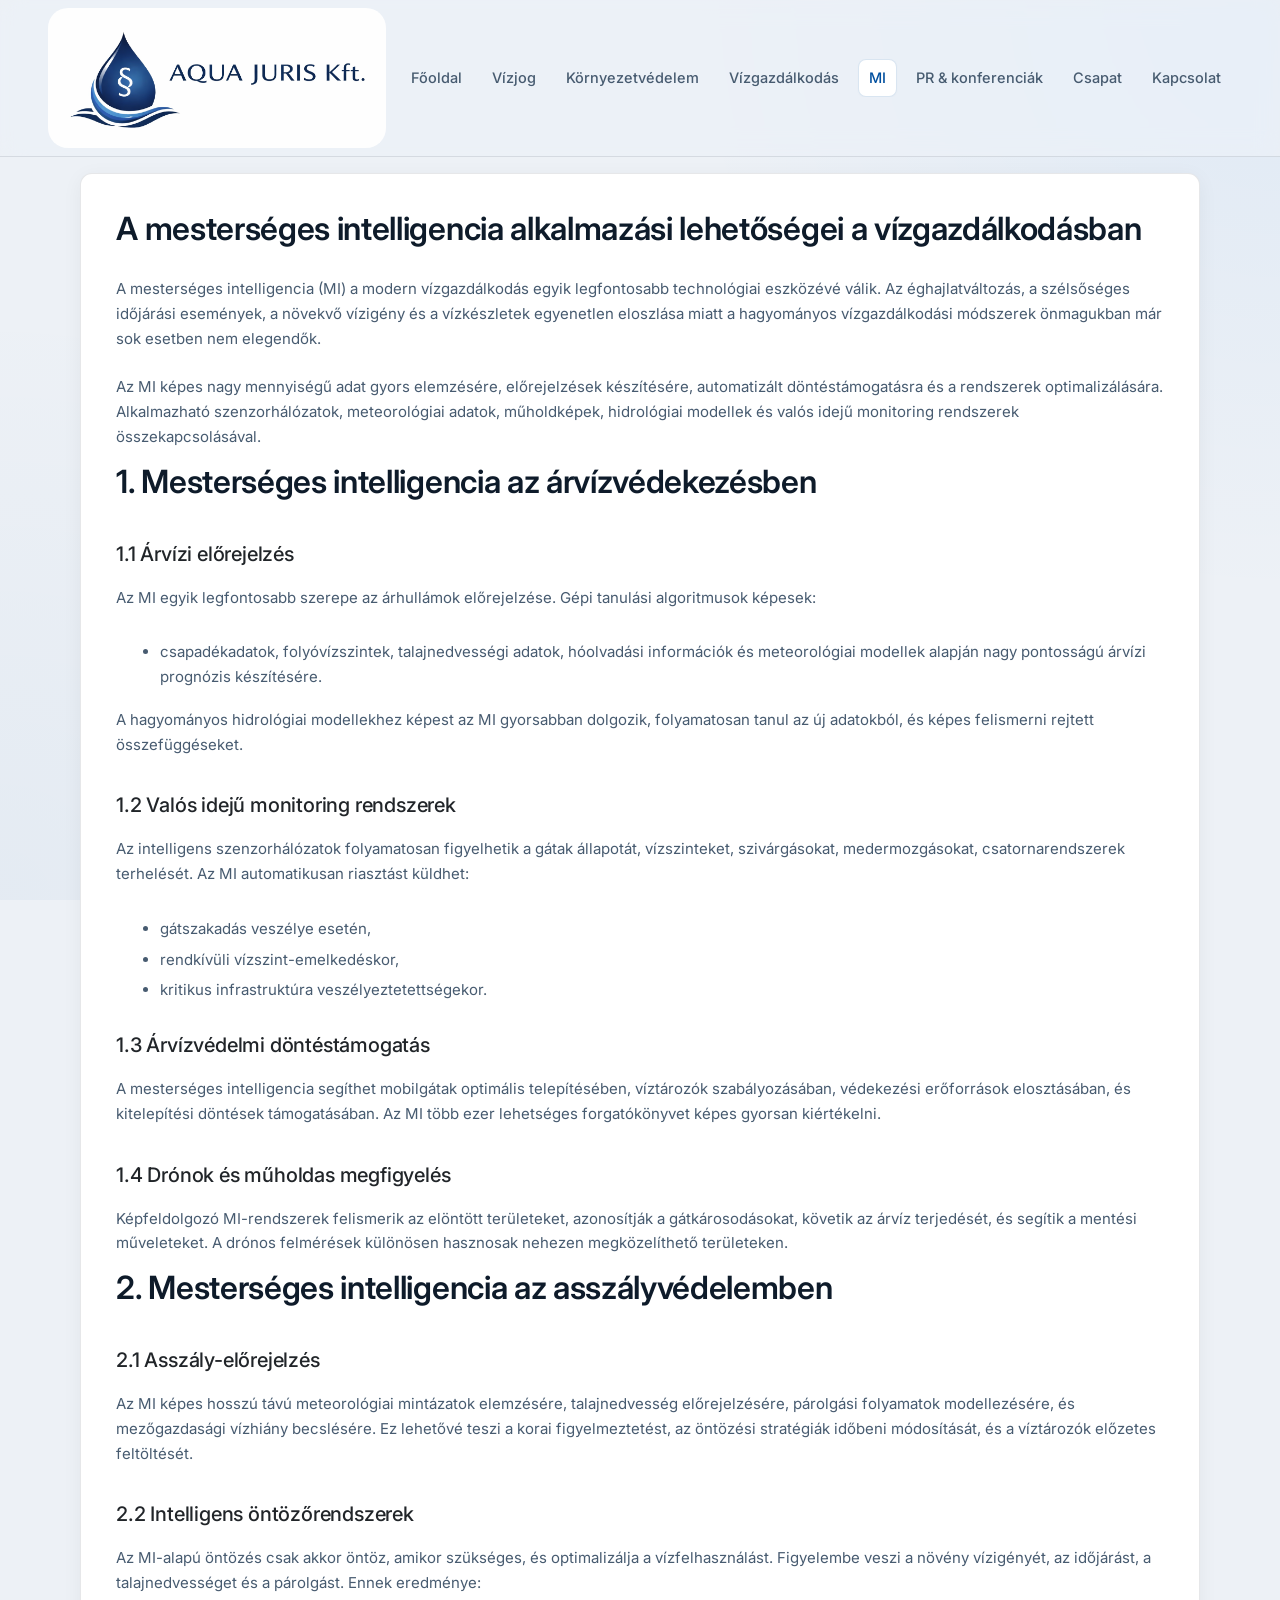
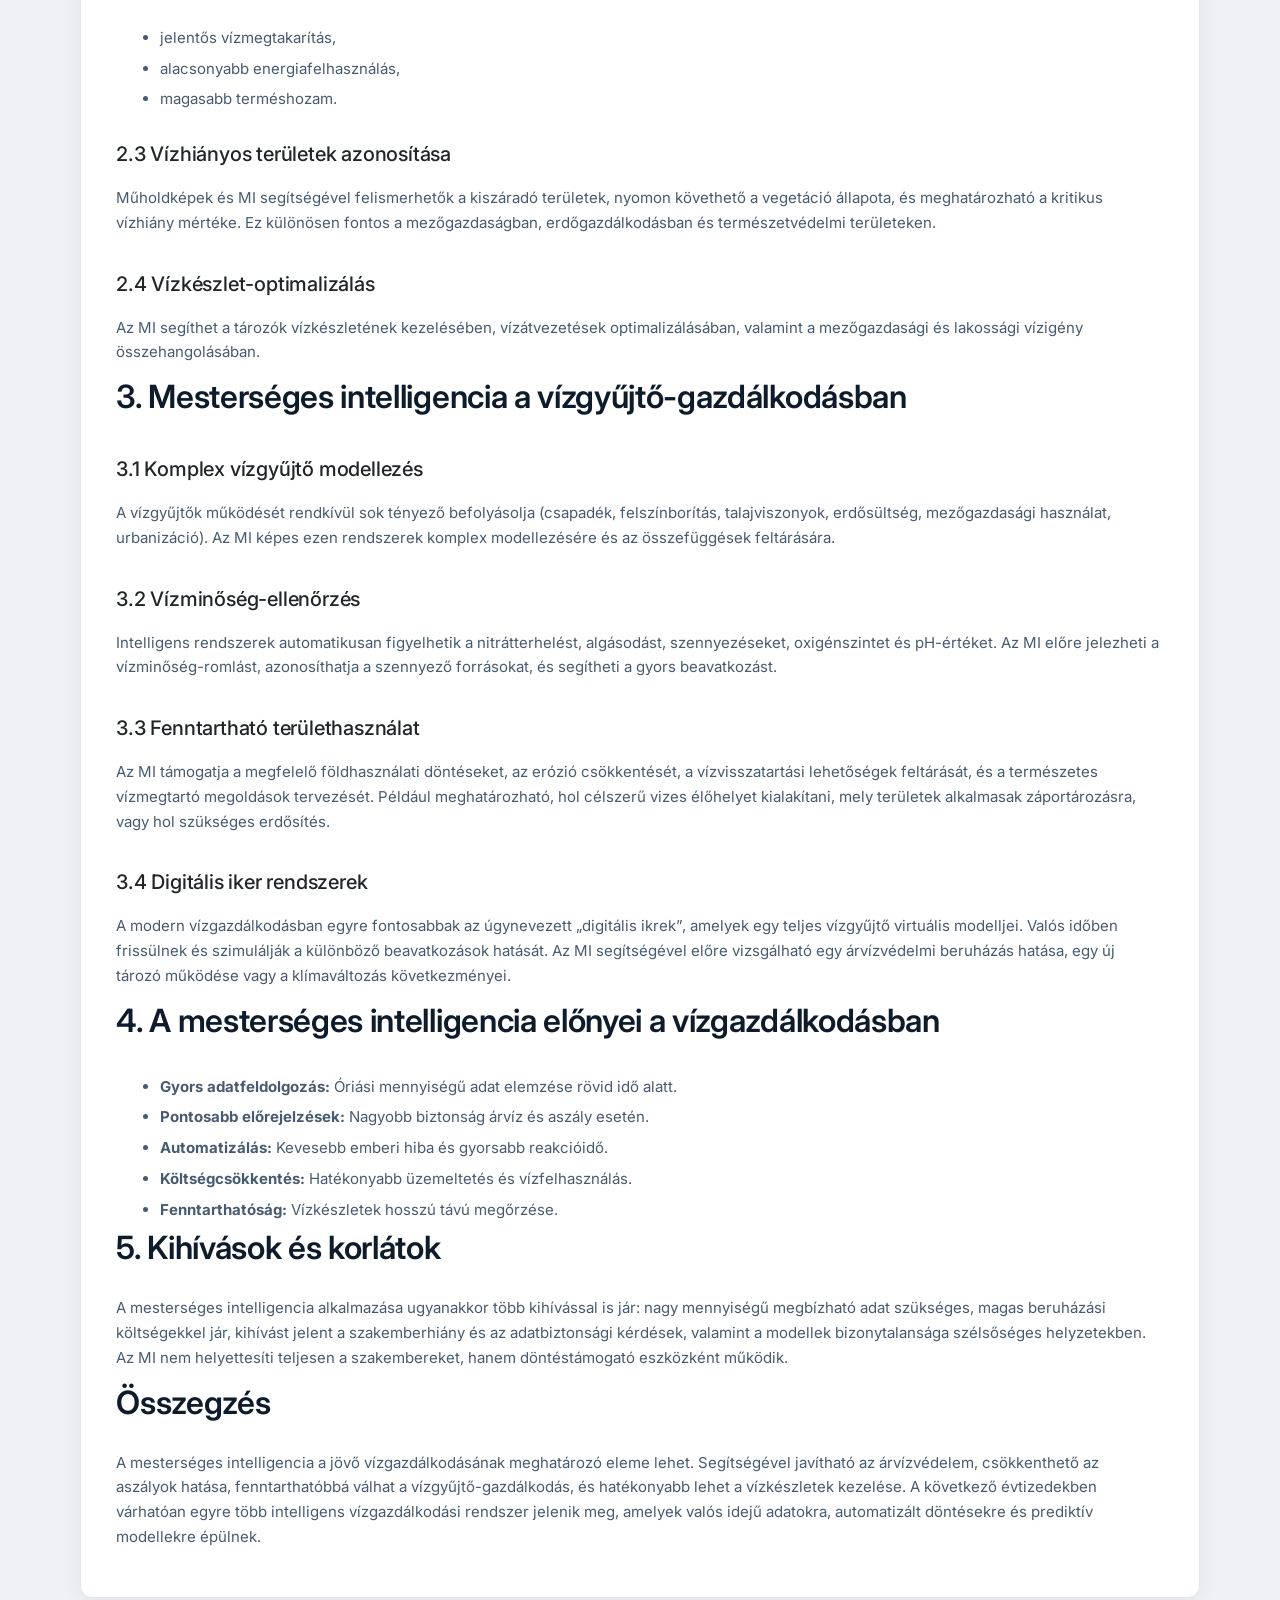
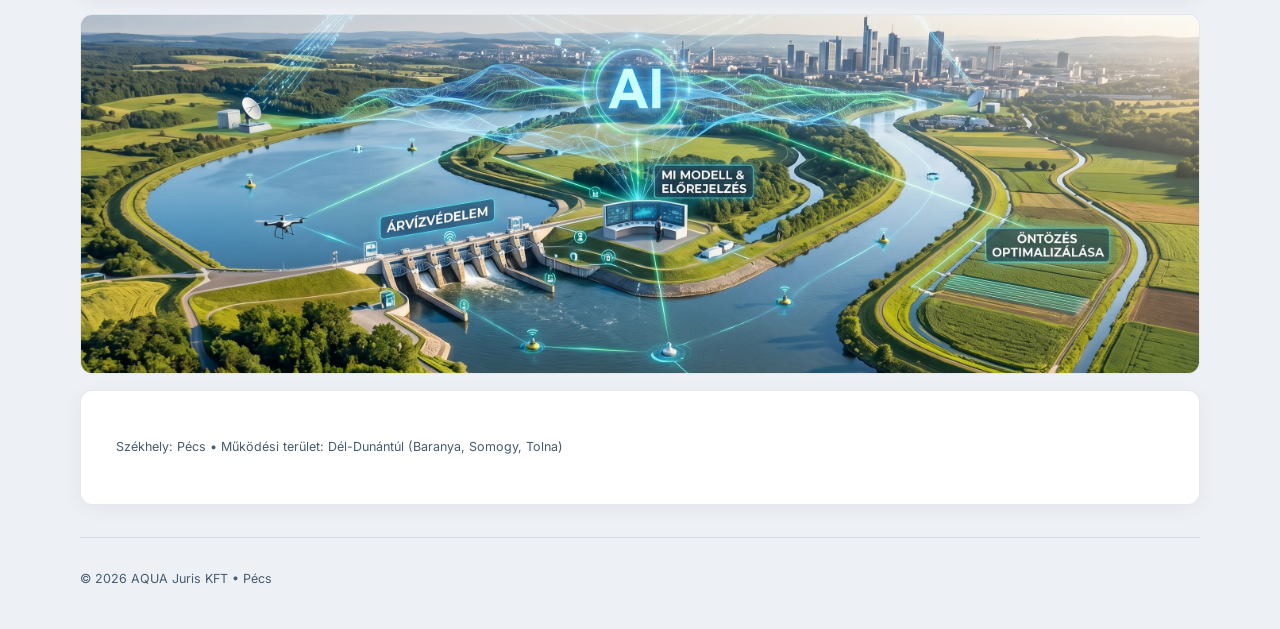
<file: ai.html>
<!doctype html>
<html lang="hu">
  <head>
    <meta charset="utf-8" />
    <meta name="viewport" content="width=device-width, initial-scale=1" />
    <title>
      Jogszerűsítés és belsőellenőrzés – AQUA Juris KFT | Pécs • Dél-Dunántúl
    </title>
    <meta
      name="description"
      content="Jogszerűsítés és belsőellenőrzés – belső kontrollok, megfelelés és nyomonkövethetőség támogatása. AQUA Juris KFT, Pécs, Dél-Dunántúl."
    />
    <meta name="theme-color" content="#EAF4FF" />

    <link
      href="https://cdn.jsdelivr.net/npm/bootstrap@5.3.3/dist/css/bootstrap.min.css"
      rel="stylesheet"
    />
    <link rel="stylesheet" href="style.css" />
  </head>

  <body>
    <header class="sticky-top">
      <nav class="navbar navbar-expand-lg" aria-label="Fő navigáció">
        <div class="container-fluid px-4 px-lg-5">
          <a
            class="navbar-brand brand d-flex align-items-center gap-3 m-0 p-0"
            href="index.html"
          >
            <img alt="AQUA Juris KFT logó" src="img/logo.png" />
          </a>
          <button
            class="navbar-toggler border-0"
            type="button"
            data-bs-toggle="collapse"
            data-bs-target="#mainNav"
            aria-controls="mainNav"
            aria-expanded="false"
            aria-label="Toggle navigation"
          >
            <span class="navbar-toggler-icon"></span>
          </button>
          <div
            class="collapse navbar-collapse justify-content-end mt-3 mt-lg-0"
            id="mainNav"
          >
            <div class="navbar-nav gap-2 flex-wrap justify-content-end">
              <a class="nav-link custom-pill" href="index.html">Főoldal</a>
              <a class="nav-link custom-pill" href="vizjog.html">Vízjog</a>
              <a class="nav-link custom-pill" href="kornyezetvedelem.html"
                >Környezetvédelem</a
              >
              <a class="nav-link custom-pill" href="vizgazdalkodas.html"
                >Vízgazdálkodás</a
              >
              <a class="nav-link custom-pill active" href="ai.html">MI</a>
              <a class="nav-link custom-pill" href="pr-konferenciak.html"
                >PR &amp; konferenciák</a
              >
              <a class="nav-link custom-pill" href="index.html#csapat"
                >Csapat</a
              >
              <a class="nav-link custom-pill" href="index.html#kapcsolat"
                >Kapcsolat</a
              >
            </div>
          </div>
        </div>
      </nav>
    </header>

    <main class="wrap" aria-label="Fő tartalom">
      <div class="card">
        <h2>
          A mesterséges intelligencia alkalmazási lehetőségei a
          vízgazdálkodásban
        </h2>
        <p>
          A mesterséges intelligencia (MI) a modern vízgazdálkodás egyik
          legfontosabb technológiai eszközévé válik. Az éghajlatváltozás, a
          szélsőséges időjárási események, a növekvő vízigény és a vízkészletek
          egyenetlen eloszlása miatt a hagyományos vízgazdálkodási módszerek
          önmagukban már sok esetben nem elegendők.
        </p>
        <p>
          Az MI képes nagy mennyiségű adat gyors elemzésére, előrejelzések
          készítésére, automatizált döntéstámogatásra és a rendszerek
          optimalizálására. Alkalmazható szenzorhálózatok, meteorológiai adatok,
          műholdképek, hidrológiai modellek és valós idejű monitoring rendszerek
          összekapcsolásával.
        </p>

        <h2>1. Mesterséges intelligencia az árvízvédekezésben</h2>

        <h3 class="h5 mt-4">1.1 Árvízi előrejelzés</h3>
        <p>
          Az MI egyik legfontosabb szerepe az árhullámok előrejelzése. Gépi
          tanulási algoritmusok képesek:
        </p>
        <ul class="ms-4">
          <li>
            csapadékadatok, folyóvízszintek, talajnedvességi adatok, hóolvadási
            információk és meteorológiai modellek alapján nagy pontosságú árvízi
            prognózis készítésére.
          </li>
        </ul>
        <p>
          A hagyományos hidrológiai modellekhez képest az MI gyorsabban
          dolgozik, folyamatosan tanul az új adatokból, és képes felismerni
          rejtett összefüggéseket.
        </p>

        <h3 class="h5 mt-4">1.2 Valós idejű monitoring rendszerek</h3>
        <p>
          Az intelligens szenzorhálózatok folyamatosan figyelhetik a gátak
          állapotát, vízszinteket, szivárgásokat, medermozgásokat,
          csatornarendszerek terhelését. Az MI automatikusan riasztást küldhet:
        </p>
        <ul class="ms-4">
          <li>gátszakadás veszélye esetén,</li>
          <li>rendkívüli vízszint-emelkedéskor,</li>
          <li>kritikus infrastruktúra veszélyeztetettségekor.</li>
        </ul>

        <h3 class="h5 mt-4">1.3 Árvízvédelmi döntéstámogatás</h3>
        <p>
          A mesterséges intelligencia segíthet mobilgátak optimális
          telepítésében, víztározók szabályozásában, védekezési erőforrások
          elosztásában, és kitelepítési döntések támogatásában. Az MI több ezer
          lehetséges forgatókönyvet képes gyorsan kiértékelni.
        </p>

        <h3 class="h5 mt-4">1.4 Drónok és műholdas megfigyelés</h3>
        <p>
          Képfeldolgozó MI-rendszerek felismerik az elöntött területeket,
          azonosítják a gátkárosodásokat, követik az árvíz terjedését, és
          segítik a mentési műveleteket. A drónos felmérések különösen hasznosak
          nehezen megközelíthető területeken.
        </p>

        <h2>2. Mesterséges intelligencia az asszályvédelemben</h2>

        <h3 class="h5 mt-4">2.1 Asszály-előrejelzés</h3>
        <p>
          Az MI képes hosszú távú meteorológiai mintázatok elemzésére,
          talajnedvesség előrejelzésére, párolgási folyamatok modellezésére, és
          mezőgazdasági vízhiány becslésére. Ez lehetővé teszi a korai
          figyelmeztetést, az öntözési stratégiák időbeni módosítását, és a
          víztározók előzetes feltöltését.
        </p>

        <h3 class="h5 mt-4">2.2 Intelligens öntözőrendszerek</h3>
        <p>
          Az MI-alapú öntözés csak akkor öntöz, amikor szükséges, és
          optimalizálja a vízfelhasználást. Figyelembe veszi a növény
          vízigényét, az időjárást, a talajnedvességet és a párolgást. Ennek
          eredménye:
        </p>
        <ul class="ms-4">
          <li>jelentős vízmegtakarítás,</li>
          <li>alacsonyabb energiafelhasználás,</li>
          <li>magasabb terméshozam.</li>
        </ul>

        <h3 class="h5 mt-4">2.3 Vízhiányos területek azonosítása</h3>
        <p>
          Műholdképek és MI segítségével felismerhetők a kiszáradó területek,
          nyomon követhető a vegetáció állapota, és meghatározható a kritikus
          vízhiány mértéke. Ez különösen fontos a mezőgazdaságban,
          erdőgazdálkodásban és természetvédelmi területeken.
        </p>

        <h3 class="h5 mt-4">2.4 Vízkészlet-optimalizálás</h3>
        <p>
          Az MI segíthet a tározók vízkészletének kezelésében, vízátvezetések
          optimalizálásában, valamint a mezőgazdasági és lakossági vízigény
          összehangolásában.
        </p>

        <h2>3. Mesterséges intelligencia a vízgyűjtő-gazdálkodásban</h2>

        <h3 class="h5 mt-4">3.1 Komplex vízgyűjtő modellezés</h3>
        <p>
          A vízgyűjtők működését rendkívül sok tényező befolyásolja (csapadék,
          felszínborítás, talajviszonyok, erdősültség, mezőgazdasági használat,
          urbanizáció). Az MI képes ezen rendszerek komplex modellezésére és az
          összefüggések feltárására.
        </p>

        <h3 class="h5 mt-4">3.2 Vízminőség-ellenőrzés</h3>
        <p>
          Intelligens rendszerek automatikusan figyelhetik a nitrátterhelést,
          algásodást, szennyezéseket, oxigénszintet és pH-értéket. Az MI előre
          jelezheti a vízminőség-romlást, azonosíthatja a szennyező forrásokat,
          és segítheti a gyors beavatkozást.
        </p>

        <h3 class="h5 mt-4">3.3 Fenntartható területhasználat</h3>
        <p>
          Az MI támogatja a megfelelő földhasználati döntéseket, az erózió
          csökkentését, a vízvisszatartási lehetőségek feltárását, és a
          természetes vízmegtartó megoldások tervezését. Például meghatározható,
          hol célszerű vizes élőhelyet kialakítani, mely területek alkalmasak
          záportározásra, vagy hol szükséges erdősítés.
        </p>

        <h3 class="h5 mt-4">3.4 Digitális iker rendszerek</h3>
        <p>
          A modern vízgazdálkodásban egyre fontosabbak az úgynevezett „digitális
          ikrek”, amelyek egy teljes vízgyűjtő virtuális modelljei. Valós időben
          frissülnek és szimulálják a különböző beavatkozások hatását. Az MI
          segítségével előre vizsgálható egy árvízvédelmi beruházás hatása, egy
          új tározó működése vagy a klímaváltozás következményei.
        </p>

        <h2>4. A mesterséges intelligencia előnyei a vízgazdálkodásban</h2>
        <ul class="ms-4">
          <li>
            <strong>Gyors adatfeldolgozás:</strong> Óriási mennyiségű adat
            elemzése rövid idő alatt.
          </li>
          <li>
            <strong>Pontosabb előrejelzések:</strong> Nagyobb biztonság árvíz és
            aszály esetén.
          </li>
          <li>
            <strong>Automatizálás:</strong> Kevesebb emberi hiba és gyorsabb
            reakcióidő.
          </li>
          <li>
            <strong>Költségcsökkentés:</strong> Hatékonyabb üzemeltetés és
            vízfelhasználás.
          </li>
          <li>
            <strong>Fenntarthatóság:</strong> Vízkészletek hosszú távú
            megőrzése.
          </li>
        </ul>

        <h2>5. Kihívások és korlátok</h2>
        <p>
          A mesterséges intelligencia alkalmazása ugyanakkor több kihívással is
          jár: nagy mennyiségű megbízható adat szükséges, magas beruházási
          költségekkel jár, kihívást jelent a szakemberhiány és az
          adatbiztonsági kérdések, valamint a modellek bizonytalansága
          szélsőséges helyzetekben. Az MI nem helyettesíti teljesen a
          szakembereket, hanem döntéstámogató eszközként működik.
        </p>

        <h2>Összegzés</h2>
        <p>
          A mesterséges intelligencia a jövő vízgazdálkodásának meghatározó
          eleme lehet. Segítségével javítható az árvízvédelem, csökkenthető az
          aszályok hatása, fenntarthatóbbá válhat a vízgyűjtő-gazdálkodás, és
          hatékonyabb lehet a vízkészletek kezelése. A következő évtizedekben
          várhatóan egyre több intelligens vízgazdálkodási rendszer jelenik meg,
          amelyek valós idejű adatokra, automatizált döntésekre és prediktív
          modellekre épülnek.
        </p>
      </div>

      <div class="photo">
        <img src="img/mi.png" alt="MI a vízgazdálkodásban" />
      </div>

      <div class="card">
        <p class="small">
          Székhely: Pécs • Működési terület: Dél-Dunántúl (Baranya, Somogy,
          Tolna)
        </p>
      </div>

      <footer>
        <div class="small">© <span id="y"></span> AQUA Juris KFT • Pécs</div>
      </footer>
    </main>

    <script src="https://cdn.jsdelivr.net/npm/bootstrap@5.3.3/dist/js/bootstrap.bundle.min.js"></script>
    <script src="script.js"></script>
  </body>
</html>
</file>
<file: style.css>
@import url('https://fonts.googleapis.com/css2?family=Inter:wght@400;500;600;700&display=swap');

:root {
  --bg: #EDF1F6;
  --text: #0E1B2A;
  --muted: #475B70;
  --line: rgba(14, 27, 42, 0.1);
  --accent: #004F9F;
  --accentSoft: rgba(0, 79, 159, 0.06);
  --card: #FFFFFF;
  --shadow: 0 4px 20px rgba(14, 27, 42, 0.05);
  --shadow-hover: 0 10px 30px rgba(14, 27, 42, 0.08);
  --radius: 12px;
  --radius-sm: 8px;
  --max: 1160px;
  --font-heading: 'Inter', system-ui, -apple-system, sans-serif;
  --font-body: 'Inter', system-ui, -apple-system, sans-serif;
}

* {
  box-sizing: border-box;
}

html {
  scroll-behavior: smooth;
}

body {
  margin: 0;
  font-family: var(--font-body);
  color: var(--text);
  line-height: 1.65;
  background: var(--bg);
  background-image:
    radial-gradient(circle at 100% 0%, rgba(0, 108, 224, 0.06) 0%, transparent 600px),
    radial-gradient(circle at 0% 100%, rgba(0, 79, 159, 0.04) 0%, transparent 600px);
  background-attachment: fixed;
  overflow-x: hidden;
}

/* Accessibility */
:focus-visible {
  outline: 2px solid var(--accent) !important;
  outline-offset: 2px !important;
  border-radius: 4px;
}

a {
  color: inherit;
  text-decoration: none;
  transition: color 0.15s ease;
}

.wrap {
  max-width: var(--max);
  margin: 0 auto;
  padding: 0 20px;
}

header {
  position: sticky;
  top: 0;
  z-index: 40;
  background: rgba(237, 241, 246, 0.75);
  border-bottom: 1px solid var(--line);
  backdrop-filter: blur(12px) saturate(180%);
  -webkit-backdrop-filter: blur(12px) saturate(180%);
  transition: all 0.3s ease;
}

.brand {
  display: flex;
  align-items: center;
  gap: 14px;
  min-width: 280px;
}

.brand img {
  height: 16em;
  width: auto;
  object-fit: contain;
  display: block;
  transition: height 0.3s ease;
  border-radius: 1em;
}

section {
  padding: 24px 0;
}

.card {
  background: var(--card);
  border: 1px solid var(--line);
  border-radius: var(--radius);
  box-shadow: var(--shadow);
  padding: 2.2rem;
  transition: box-shadow 0.2s ease, border-color 0.2s ease;
}

main>.card {
  margin: 16px 0;
}

.card:hover {
  box-shadow: var(--shadow-hover);
  border-color: rgba(14, 27, 42, 0.15);
}

.card.flat {
  background: var(--card);
  border: 1px solid var(--line);
  box-shadow: none;
}

.card.flat:hover {
  border-color: rgba(0, 79, 159, 0.2);
  box-shadow: 0 4px 12px rgba(14, 27, 42, 0.04);
}

.kicker {
  color: var(--accent);
  text-transform: uppercase;
  letter-spacing: 0.12em;
  font-size: 12.5px;
  font-weight: 600;
  margin-bottom: 8px;
  display: inline-block;
}

h2,
h3,
h4 {
  font-family: var(--font-heading);
  color: var(--text);
  font-weight: 600;
  letter-spacing: -0.01em;
}

h2 {
  margin: 0 0 16px;
  font-size: clamp(26px, 3vw, 32px);
  line-height: 1.25;
}

h3 {
  margin: 16px 0 10px;
  font-size: 18px;
  font-weight: 600;
  line-height: 1.3;
}

p {
  margin: 12px 0;
  color: var(--muted);
  font-size: 15px;
}

ul {
  margin: 12px 0 0;
  padding-left: 20px;
  color: var(--muted);
  font-size: 15px;
}

li {
  margin: 6px 0;
}

.hero {
  padding: 32px 0 12px;
}

.heroGrid {
  display: grid;
  grid-template-columns: 1.15fr 0.85fr;
  gap: 20px;
  align-items: stretch;
}

.heroLead {
  font-size: 16px;
  color: var(--muted);
  max-width: 68ch;
}

.pillRow {
  display: flex;
  gap: 8px;
  flex-wrap: nowrap;
  overflow-x: auto;
  scrollbar-width: none;
  -ms-overflow-style: none;
  margin-top: 16px;
  padding-bottom: 4px;
}

.pillRow::-webkit-scrollbar {
  display: none;
}

.pill {
  white-space: nowrap;
  display: inline-flex;
  align-items: center;
  border: 1px solid rgba(0, 79, 159, 0.15);
  background: var(--accentSoft);
  padding: 6px 12px;
  border-radius: 999px;
  color: var(--text);
  font-size: 13.5px;
  font-weight: 500;
  transition: all 0.15s ease;
}

.pill:hover {
  background: rgba(0, 79, 159, 0.1);
  border-color: rgba(0, 79, 159, 0.25);
}

.btnRow {
  display: flex;
  gap: 10px;
  flex-wrap: wrap;
  margin-top: 20px;
}

.btn {
  display: inline-flex;
  align-items: center;
  justify-content: center;
  padding: 10px 18px;
  border-radius: var(--radius-sm);
  border: 1px solid rgba(14, 27, 42, 0.15);
  background: var(--card);
  font-weight: 500;
  color: var(--text);
  font-size: 14.5px;
  transition: all 0.15s ease;
}

.btn:hover {
  background: var(--bg);
  border-color: rgba(14, 27, 42, 0.25);
}

.btn.primary {
  background: linear-gradient(135deg, var(--accent) 0%, #006ce0 100%);
  border: none;
  color: #FFFFFF;
  font-weight: 500;
  box-shadow: 0 4px 14px rgba(0, 79, 159, 0.2);
}

.btn.primary:hover {
  background: linear-gradient(135deg, #004082 0%, var(--accent) 100%);
  box-shadow: 0 6px 18px rgba(0, 79, 159, 0.3);
  color: #FFFFFF;
}

.photo {
  overflow: hidden;
  border-radius: var(--radius);
  border: 1px solid var(--line);
  min-height: 320px;
  background: var(--card);
}

main>.photo {
  height: 360px;
  margin: 16px 0;
}

.photo img {
  width: 100%;
  height: 100%;
  object-fit: cover;
  display: block;
}

.photoBadge {
  margin-top: 14px;
  padding: 14px 18px;
  border-radius: var(--radius-sm);
  border: 1px solid var(--line);
  background: var(--card);
  color: var(--text);
  font-size: 14.5px;
}

.cards {
  display: grid;
  grid-template-columns: repeat(auto-fit, minmax(280px, 1fr));
  gap: 16px;
  margin-top: 16px;
}

.cards>.card {
  display: flex;
  flex-direction: column;
}

.grid {
  display: grid;
  grid-template-columns: repeat(auto-fit, minmax(360px, 1fr));
  gap: 16px;
}

.serviceHead {
  display: flex;
  gap: 12px;
  align-items: center;
}

.serviceHead h3 {
  margin: 0 !important;
  line-height: 1.25;
}

.serviceHead p {
  margin: 4px 0 0 !important;
}

.icon {
  width: 42px;
  height: 42px;
  border-radius: 10px;
  border: 1px solid rgba(0, 79, 159, 0.15);
  background: var(--accentSoft);
  display: flex;
  align-items: center;
  justify-content: center;
  font-weight: 600;
  font-size: 15px;
  color: var(--accent);
  flex: 0 0 auto;
}

.miniPhoto {
  margin-top: auto;
  height: 140px;
  overflow: hidden;
  border-radius: var(--radius-sm);
  border: 1px solid var(--line);
  background: var(--bg);
}

.miniPhoto img {
  width: 100%;
  height: 100%;
  object-fit: cover;
  display: block;
}

.team {
  display: grid;
  grid-template-columns: repeat(2, 1fr);
  gap: 16px;
  margin-top: 16px;
}

.person {
  display: flex;
  gap: 16px;
  align-items: flex-start;
}

.avatar {
  width: 90px;
  height: 90px;
  margin-top: 16px;
  border-radius: 12px;
  border: 1px solid var(--line);
  background: var(--bg);
  overflow: hidden;
  flex: 0 0 auto;
}

.avatar img {
  width: 100%;
  height: 100%;
  object-fit: cover;
  display: block;
}

.tag {
  display: inline-block;
  font-size: 12px;
  font-weight: 500;
  padding: 3px 8px;
  border-radius: 6px;
  border: 1px solid rgba(0, 79, 159, 0.2);
  background: var(--accentSoft);
  color: var(--text);
  margin-top: 6px;
}

footer {
  padding: 32px 0 40px;
  color: var(--muted);
  border-top: 1px solid var(--line);
  margin-top: 32px;
}

.footGrid {
  display: grid;
  grid-template-columns: 1fr auto;
  gap: 20px;
  align-items: start;
}

.small {
  font-size: 12.5px;
  color: var(--muted);
  line-height: 1.5;
}

.anchorOffset {
  scroll-margin-top: 120px;
}

@media (max-width: 1024px) {
  .heroGrid {
    grid-template-columns: 1fr;
  }

  .brand img {
    height: 120px;
  }

  .footGrid {
    grid-template-columns: 1fr;
    text-align: left;
  }

  .footGrid .small[style*="text-align: right"] {
    text-align: left !important;
  }

  .team {
    grid-template-columns: 1fr;
  }
}

@media (max-width: 768px) {
  .person {
    flex-direction: column;
    align-items: center;
    text-align: center;
  }

  .person .avatar {
    margin-top: 0;
    margin-bottom: 8px;
  }
}

/* Nav Pills Customization */
.navbar-nav {
  flex-wrap: nowrap !important;
  overflow-x: auto;
  scrollbar-width: none;
  -ms-overflow-style: none;
}

.navbar-nav::-webkit-scrollbar {
  display: none;
}

.custom-pill {
  white-space: nowrap;
  color: var(--muted) !important;
  padding: 6px 10px !important;
  /* Smaller padding to prevent wrapping */
  border-radius: var(--radius-sm) !important;
  border: 1px solid transparent !important;
  background: transparent !important;
  transition: all 0.2s ease;
  font-weight: 500;
  font-size: 14.5px;
}

.custom-pill:hover,
.custom-pill:focus-visible {
  color: var(--text) !important;
  background: rgba(14, 27, 42, 0.04) !important;
  border-color: rgba(14, 27, 42, 0.08) !important;
}

.custom-pill.active {
  background: var(--card) !important;
  color: var(--accent) !important;
  border-color: rgba(0, 79, 159, 0.15) !important;
  box-shadow: 0 1px 3px rgba(0, 0, 0, 0.02);
}

.navbar {
  transition: all 0.3s ease !important;
  padding-top: 8px !important;
  padding-bottom: 8px !important;
}

.navbar-brand:hover,
.navbar-brand:focus-visible {
  opacity: 0.9 !important;
}

@media (min-width: 992px) {
  .navbar-brand img {
    height: 140px;
    /* Kept slightly larger but not oversized */
  }
}

header.scrolled {
  background: rgba(255, 255, 255, 0.85) !important;
  backdrop-filter: blur(12px) saturate(200%) !important;
  -webkit-backdrop-filter: blur(12px) saturate(200%) !important;
  border-bottom: 1px solid var(--line) !important;
  box-shadow: 0 2px 10px rgba(14, 27, 42, 0.04);
}

header.scrolled .navbar {
  padding-top: 4px !important;
  padding-bottom: 4px !important;
}

header.scrolled .navbar-brand img {
  height: 64px !important;
}

@media (min-width: 992px) {
  header.scrolled .navbar-brand img {
    height: 80px !important;
  }
}

.text-justify {
  text-align: justify;
}
</file>
